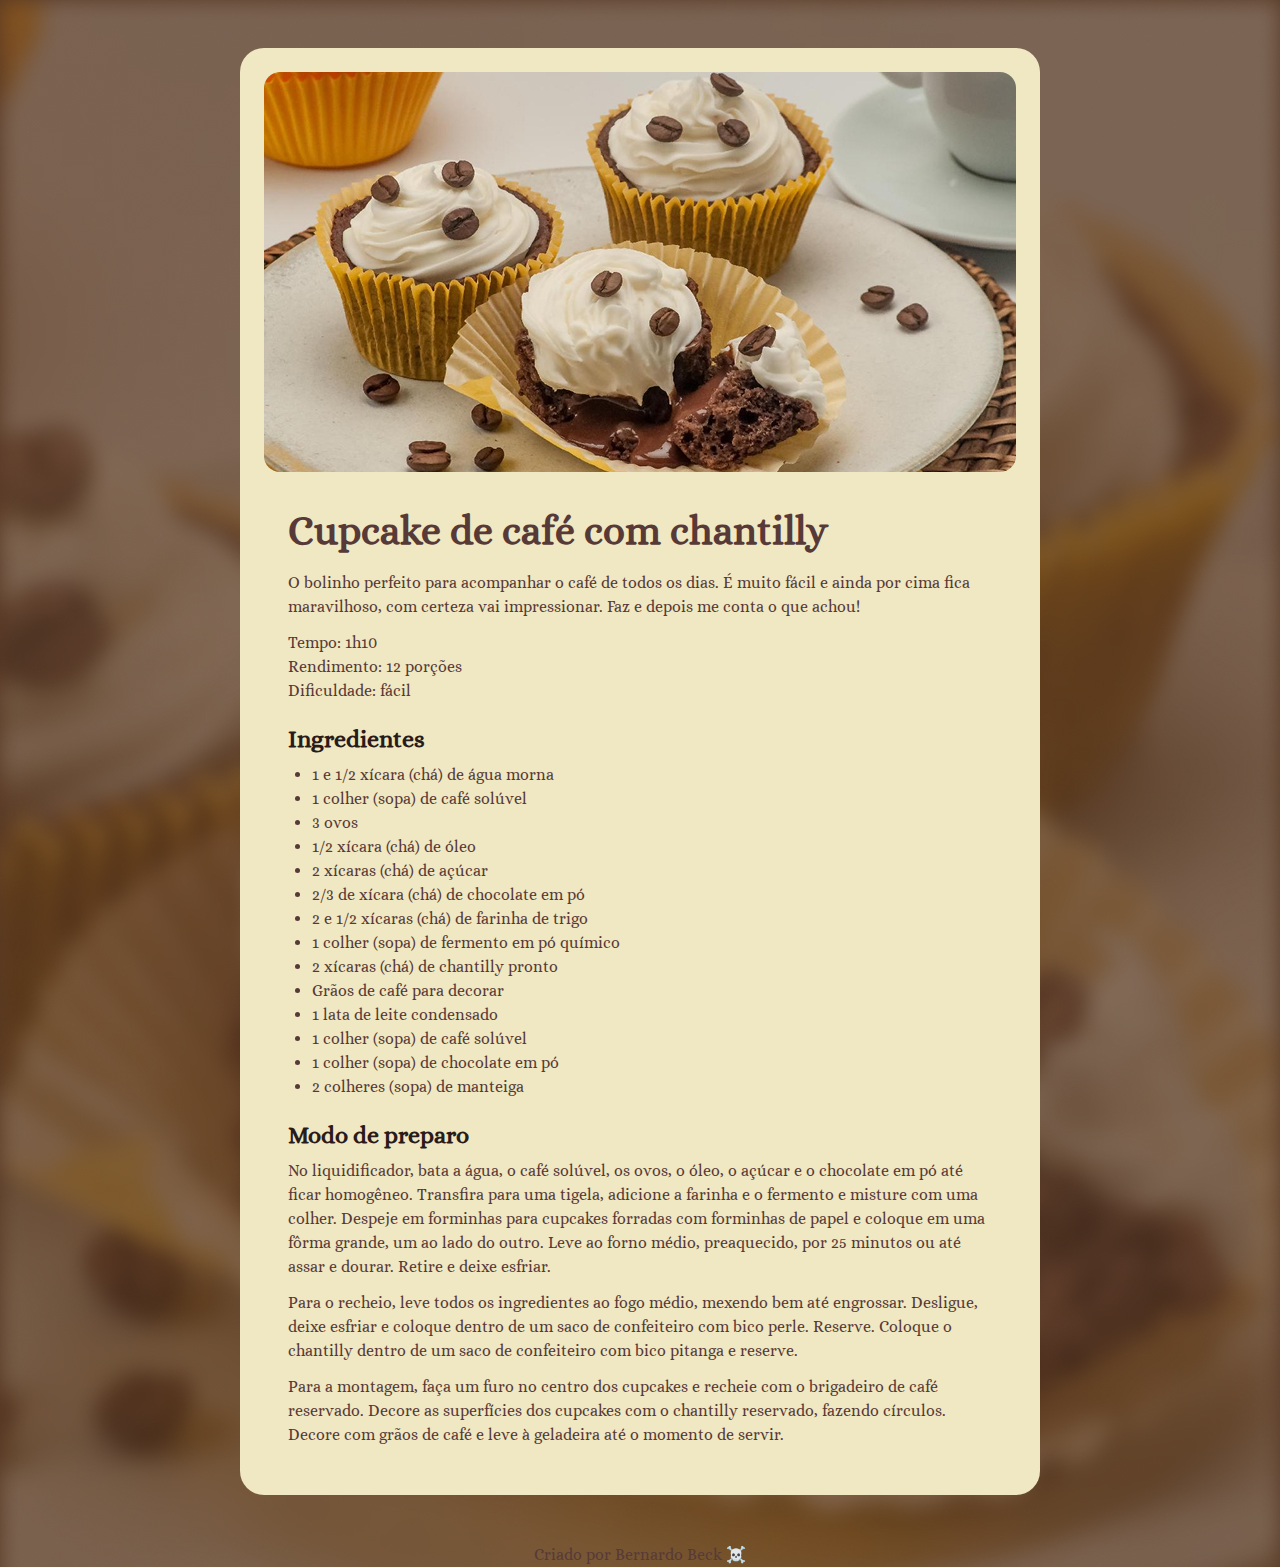
<file: Receita/index.html>
<!DOCTYPE html>
<html lang="pt-br">
<head>
  <link rel="preconnect" href="https://fonts.googleapis.com">
  <link rel="preconnect" href="https://fonts.gstatic.com" crossorigin>
  <link href="https://fonts.googleapis.com/css2?family=Alice&family=Google+Sans+Code:ital,wght@0,300..800;1,300..800&family=Inter:ital,opsz,wght@0,14..32,100..900;1,14..32,100..900&display=swap" rel="stylesheet">
  <meta charset="UTF-8">
  <meta name="viewport" content="width=device-width, initial-scale=1.0">
  <title>Página de receita</title>
  <link rel="stylesheet" href="styles.css"/>
</head>
<body>
  <div id="page">
    <img src="./assets/cupcake.jpg"/>
    <main>
      <section id="about">
        <h1>Cupcake de café com chantilly</h1>
        <p>O bolinho perfeito para acompanhar o café de todos os dias. É muito fácil e ainda por cima fica maravilhoso, com certeza vai impressionar. Faz e depois me conta o que achou!</p>
        <p>
          Tempo: 1h10 <br>
          Rendimento: 12 porções <br>
          Dificuldade: fácil
        </p>
      </section>
      <section id="ingredients">
        <h2>Ingredientes</h2>
        <ul>
          <li>1 e 1/2 xícara (chá) de água morna</li>
          <li>1 colher (sopa) de café solúvel</li>
          <li>3 ovos</li>
          <li>1/2 xícara (chá) de óleo</li>
          <li>2 xícaras (chá) de açúcar</li>
          <li>2/3 de xícara (chá) de chocolate em pó</li>
          <li>2 e 1/2 xícaras (chá) de farinha de trigo</li>
          <li>1 colher (sopa) de fermento em pó químico</li>
          <li>2 xícaras (chá) de chantilly pronto</li>
          <li>Grãos de café para decorar</li>
          <li>1 lata de leite condensado</li>
          <li>1 colher (sopa) de café solúvel</li>
          <li>1 colher (sopa) de chocolate em pó</li>
          <li>2 colheres (sopa) de manteiga</li>
        </ul>
      </section>
      <section id="preparation">
        <h2>Modo de preparo</h2>
        <p>
          No liquidificador, bata a água, o café solúvel, os ovos, o óleo, o açúcar e o chocolate em pó até ficar homogêneo. Transfira para uma tigela, adicione a farinha e o fermento e misture com uma colher. Despeje em forminhas para cupcakes forradas com forminhas de papel e coloque em uma fôrma grande, um ao lado do outro. Leve ao forno médio, preaquecido, por 25 minutos ou até assar e dourar. Retire e deixe esfriar. 
        </p>
        <p>          
          Para o recheio, leve todos os ingredientes ao fogo médio, mexendo bem até engrossar. Desligue, deixe esfriar e coloque dentro de um saco de confeiteiro com bico perle. Reserve. Coloque o chantilly dentro de um saco de confeiteiro com bico pitanga e reserve. 
        </p>
        <p>
          Para a montagem, faça um furo no centro dos cupcakes e recheie com o brigadeiro de café reservado. Decore as superfícies dos cupcakes com o chantilly reservado, fazendo círculos. Decore com grãos de café e leve à geladeira até o momento de servir.
        </p>
      </section>
    </main>    
  </div>
  <footer>Criado por Bernardo Beck ☠️</footer>
</body>
</html>
</file>
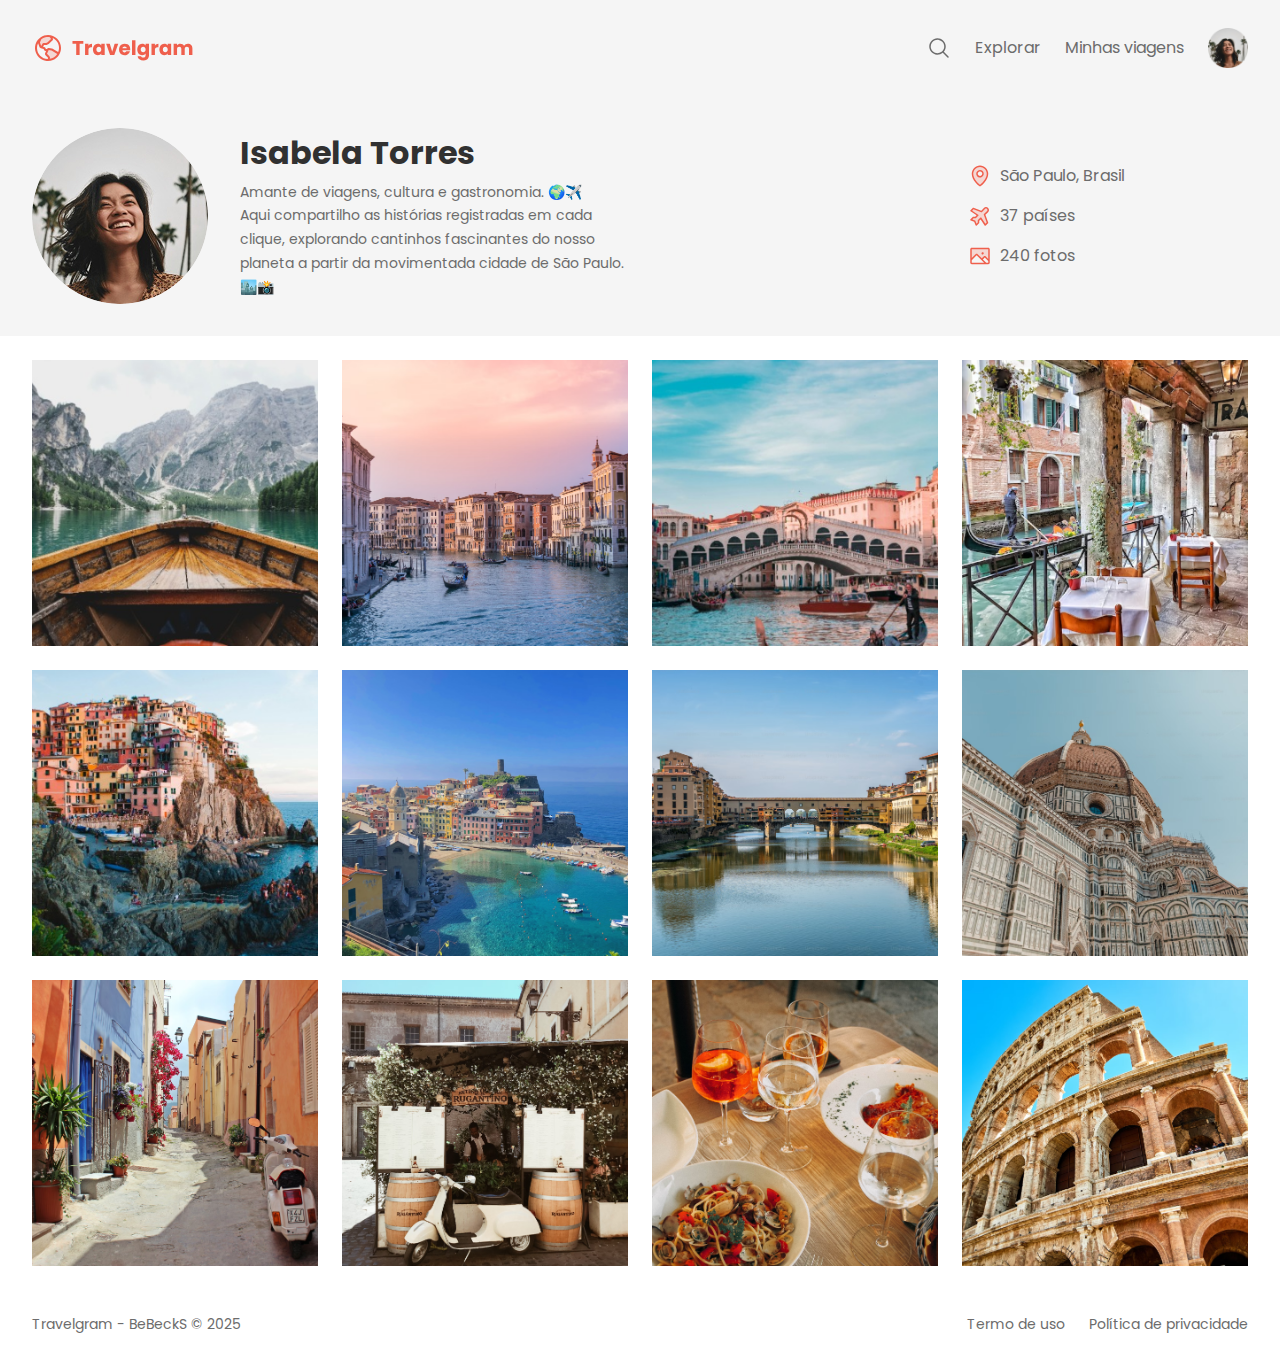
<file: Travelgram/index.html>
<!DOCTYPE html>
<html lang="pt-br">
  <head>
    <meta charset="UTF-8" />
    <link rel="preconnect" href="https://fonts.googleapis.com" />
    <link rel="preconnect" href="https://fonts.gstatic.com" crossorigin />
    <link
      href="https://fonts.googleapis.com/css2?family=Poppins:wght@400;700&display=swap"
      rel="stylesheet"
    />
    <meta name="viewport" content="width=device-width, initial-scale=1.0" />
    <link rel="stylesheet" href="styles/index.css" />
    <title>Travelgram</title>
  </head>
  <body>
    <div class="bg-surface-color">
      <nav class="container">
        <a href="#" id="logo">
          <img src="assets/Logo.svg" alt="Logo" />
        </a>
        <ul id="primary-menu">
          <li>
            <a href="#">
              <img src="assets/icons/Search.svg" alt="icone de lupa" />
            </a>
          </li>
          <li><a href="#">Explorar</a></li>
          <li><a href="#">Minhas viagens</a></li>
          <li>
            <a href="#">
              <img
                src="assets/Profile.png"
                alt="Imagem de Perfil"
              />
            </a>
          </li>
        </ul>
      </nav>
      <header>
        <div class="container">
          <div id="profile">
            <img src="assets/Profile.png" alt="Image Profile" />
            <div>
              <h1>Isabela Torres</h1>
              <p>
                Amante de viagens, cultura e gastronomia. 🌍✈️ <br />
                Aqui compartilho as histórias registradas em cada clique,
                explorando cantinhos fascinantes do nosso planeta a partir da
                movimentada cidade de São Paulo. 🏙️📸
              </p>
            </div>
          </div>
          <ul id="info">
            <li>
              <img src="assets/icons/Maps.svg" alt="Icon Maps" />
              <span>São Paulo, Brasil</span>
            </li>
            <li>
              <img
                src="assets/icons/Airplane.svg" alt="Icon Airplane"
              />
              <span>37 países</span>
            </li>
            <li>
              <img src="assets/icons/Image.svg" alt="Icon Image" />
              <span>240 fotos</span>
            </li>
          </ul>
        </div>
      </header>
    </div>
    <main class="container">
      <img src="assets/images/Image 01.png" alt="" />
      <img src="assets/images/Image 02.png" alt="" />
      <img src="assets/images/Image 03.png" alt="" />
      <img src="assets/images/Image 04.png" alt="" />
      <img src="assets/images/Image 05.png" alt="" />
      <img src="assets/images/Image 06.png" alt="" />
      <img src="assets/images/Image 07.png" alt="" />
      <img src="assets/images/Image 08.png" alt="" />
      <img src="assets/images/Image 09.png" alt="" />
      <img src="assets/images/Image 10.png" alt="" />
      <img src="assets/images/Image 11.png" alt="" />
      <img src="assets/images/Image 12.png" alt="" />
    </main>
    <footer class="container">
      <span>Travelgram - BeBeckS &copy; 2025</span>
      <span>Termo de uso</span>
      <span>Política de privacidade</span>
    </footer>
  </body>
</html>
</file>
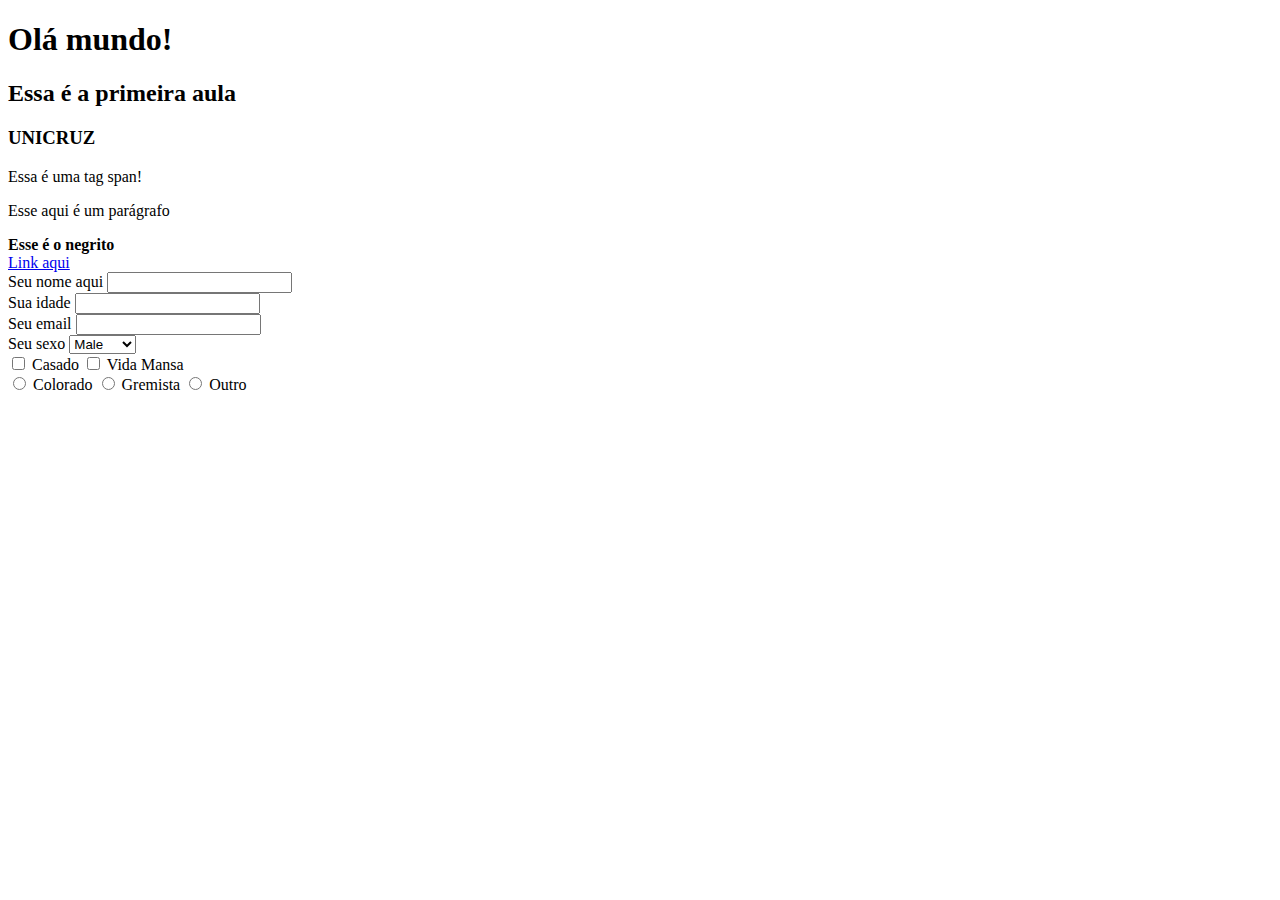
<file: Aula 2/Aula1.html>
<!DOCTYPE html>
<html lang="en">
  <head>
    <meta charset="UTF-8" />
    <meta name="viewport" content="width=device-width, initial-scale=1.0" />
    <title>Aula 1</title>
  </head>
  <body>
    <h1>Olá mundo!</h1>
    <h2>Essa é a primeira aula</h2>
    <h3>UNICRUZ</h3>
    <span> Essa é uma tag span! </span>
    <p>Esse aqui é um parágrafo</p>
    <b> Esse é o negrito </b> <br />
    <a href="Pagina2.html"> Link aqui </a> <br />
    <label> Seu nome aqui </label> <input type="" name="" /> <br>
    <label> Sua idade </label> <Input type="number" name=""/><br>
    <label> Seu email </label> <Input type="email" name=""/> <br>
     <label> Seu sexo </label>
    <select>
      <option>Male</option>
      <option>Female</option>
      <option>Other</option>
    </select> <br>
    <input type="checkbox" name="Casado" /> <label> Casado </label>
    <input type="checkbox" name="Vida mansa" /> <label> Vida Mansa </label> <br>
    <input type="radio" name="time"> <label> Colorado </label>
    <input type="radio" name="time"> <label> Gremista </label>
    <input type="radio" name="time"> <label> Outro </label>

  </body>
</html>
</file>
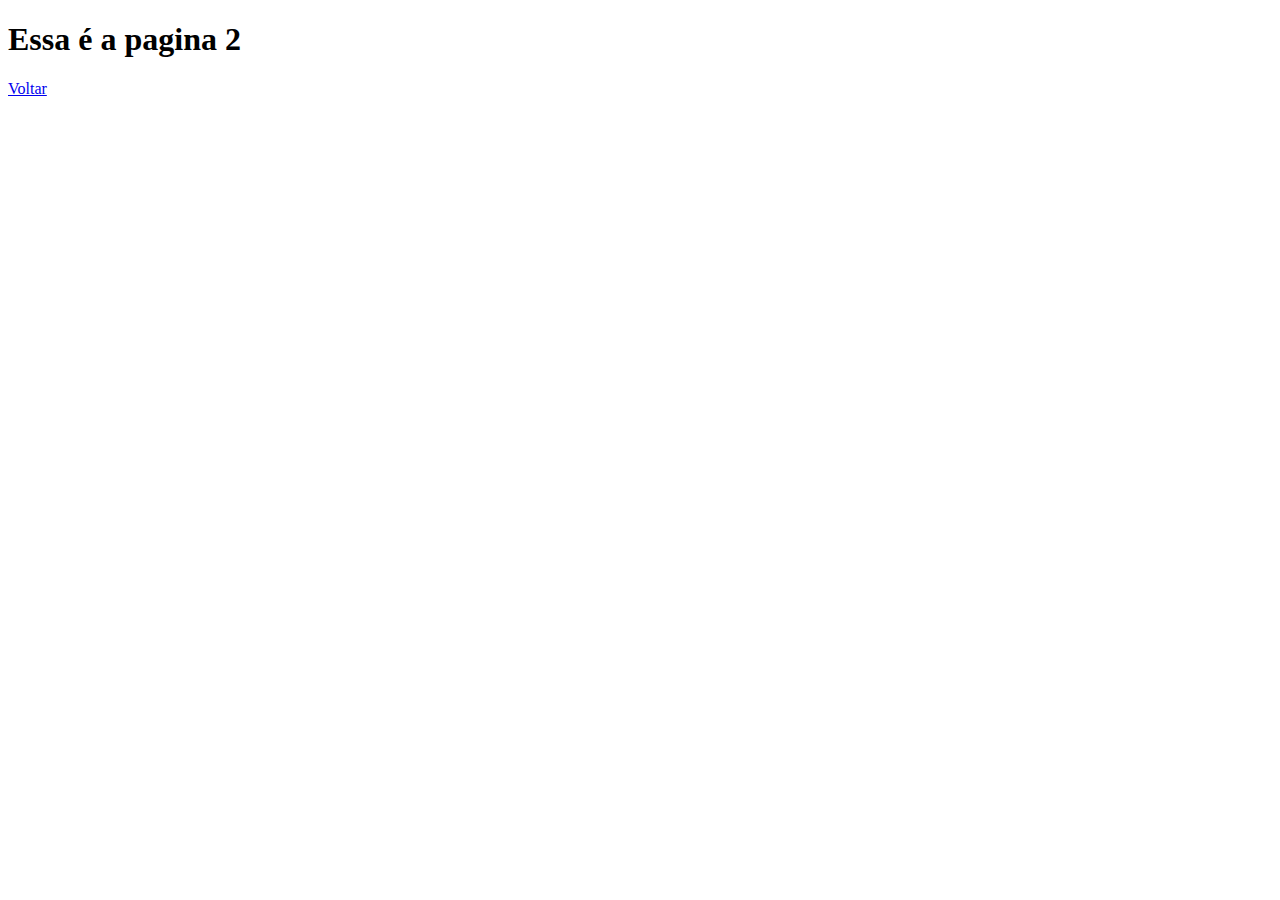
<file: Aula 2/Pagina2.html>
<!DOCTYPE html>
<html lang="en">
<head>
    <meta charset="UTF-8">
    <meta name="viewport" content="width=device-width, initial-scale=1.0">
    <title>Página 2</title>
</head>
<body>
    <h1>Essa é a pagina 2</h1>
     <a href="Aula1.html"> Voltar </a> <br />
</body>
</html>
</file>
<file: Receita/styles.css>
* {
  padding: 0;
  margin: 0;
}

:root {
  font-family: "Alice", serif;
  font-weight: 400;
  font-style: normal;
  line-height: 150%;
  color: #573A37;
}

body {
  background-image: url(assets/bg.jpg);
  background-repeat: no-repeat;
  background-size: cover;
}

#page {
  box-sizing: border-box;
  width: 800px;
  padding: 24px;
  background-color: #F0E8C2;
  border-radius: 24px;
  margin: 48px auto;
}

main {
  padding: 24px;
}

#about p + p {
  margin-top: 12px;
}

section + section {
  margin-top: 24px;
}

img {
  border-radius: 16px;
}

h1 {
  font-size: 40px;
  line-height: 140%;
}

h2 {
  font-size: 24px;
  color: #291B1A;
}

h1, h2 {
  margin-bottom: 4px;
}

ul {
  margin-top: 12px;
  padding-left: 24px;
}

p {
  margin-top: 12px;
}

footer {
  margin: 0 auto;  
  text-align: center;
}
</file>
<file: Travelgram/styles/index.css>
@import url(global.css);
@import url(nav.css);
@import url(header.css);
@import url(main.css);
@import url(footer.css);
</file>
